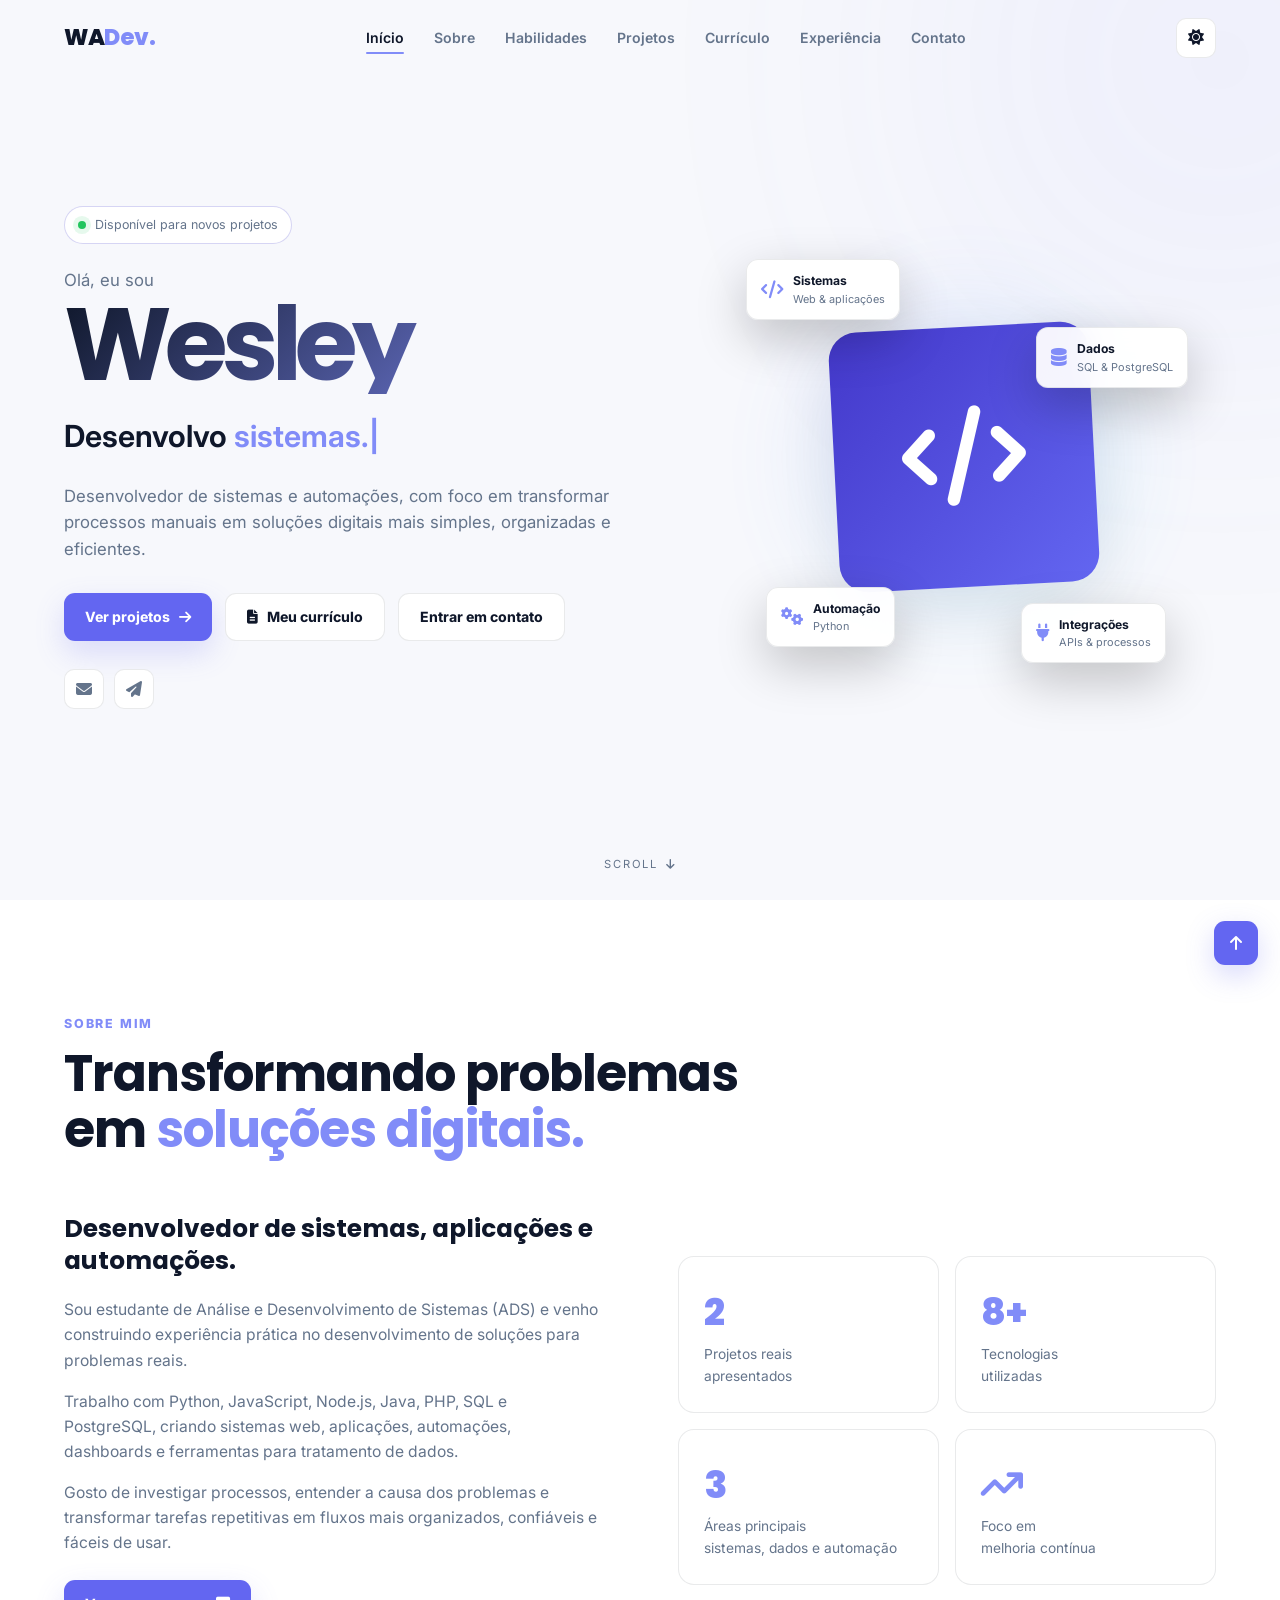
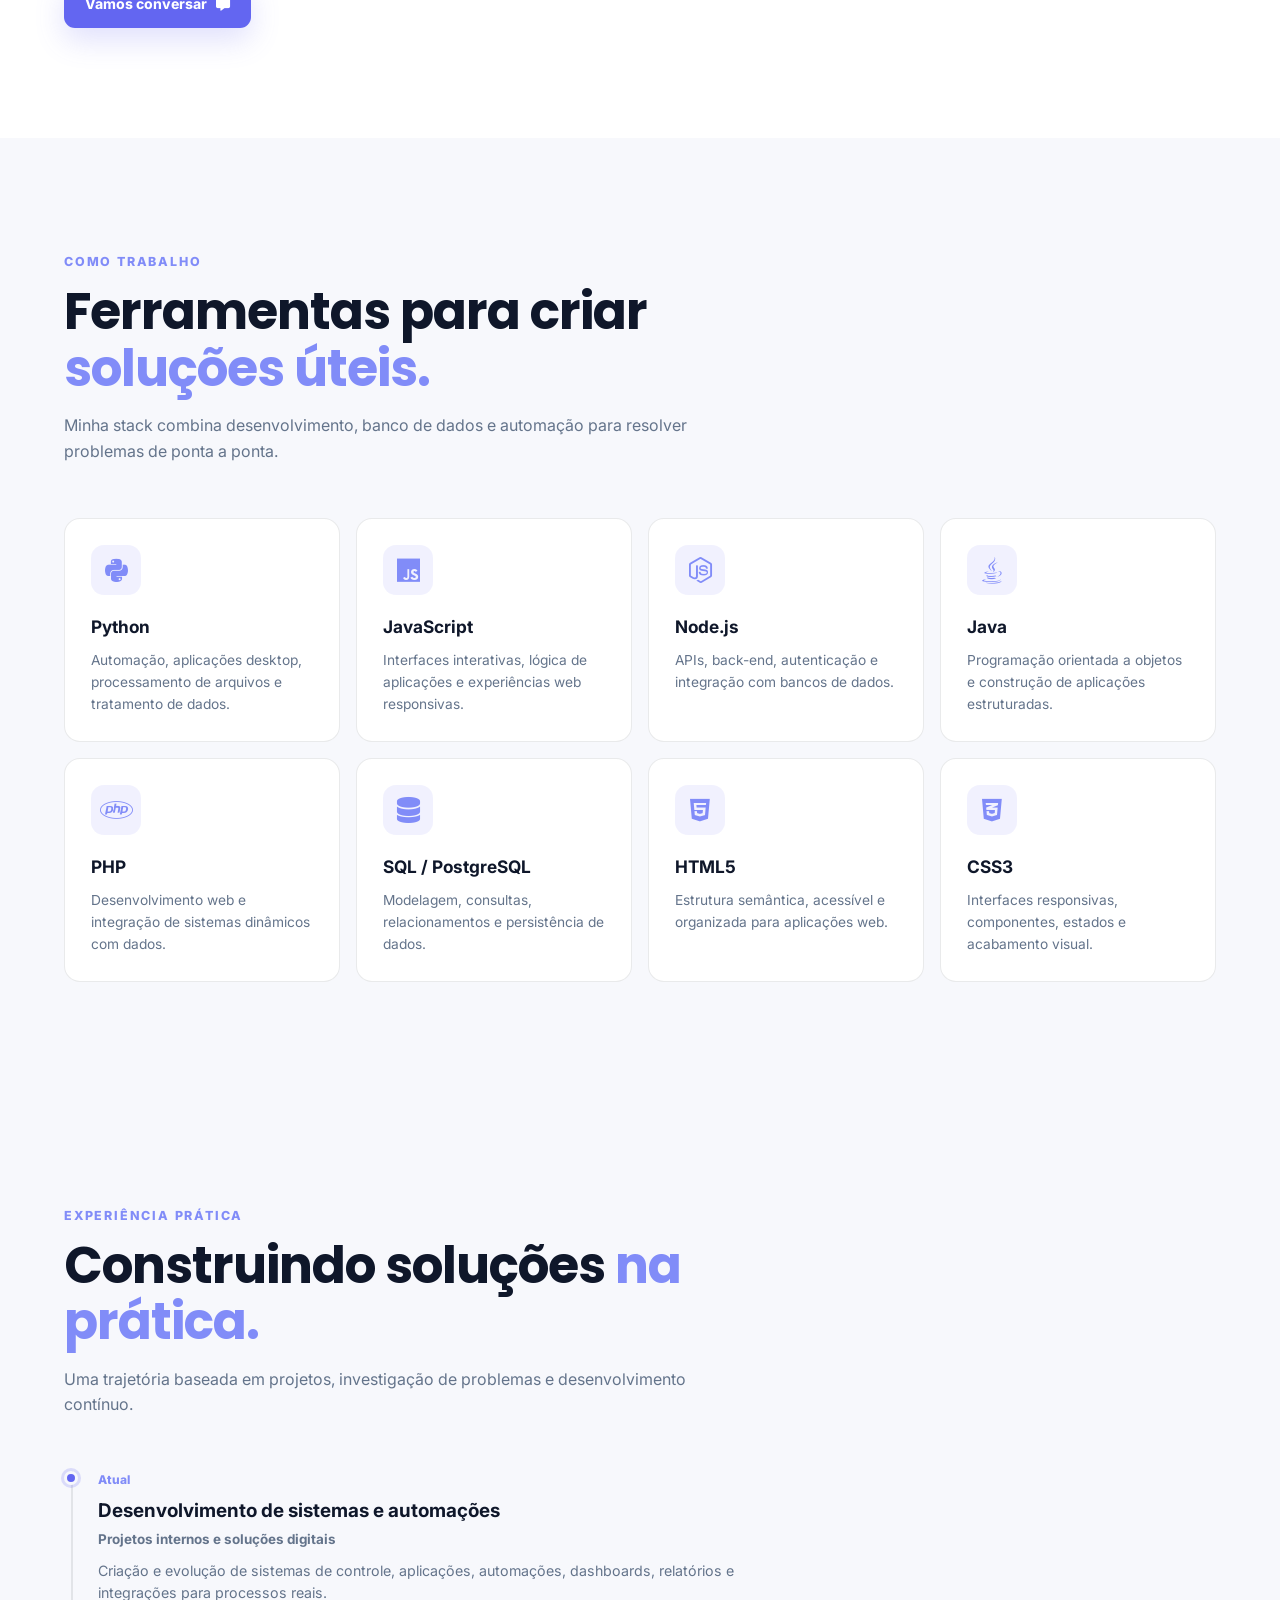
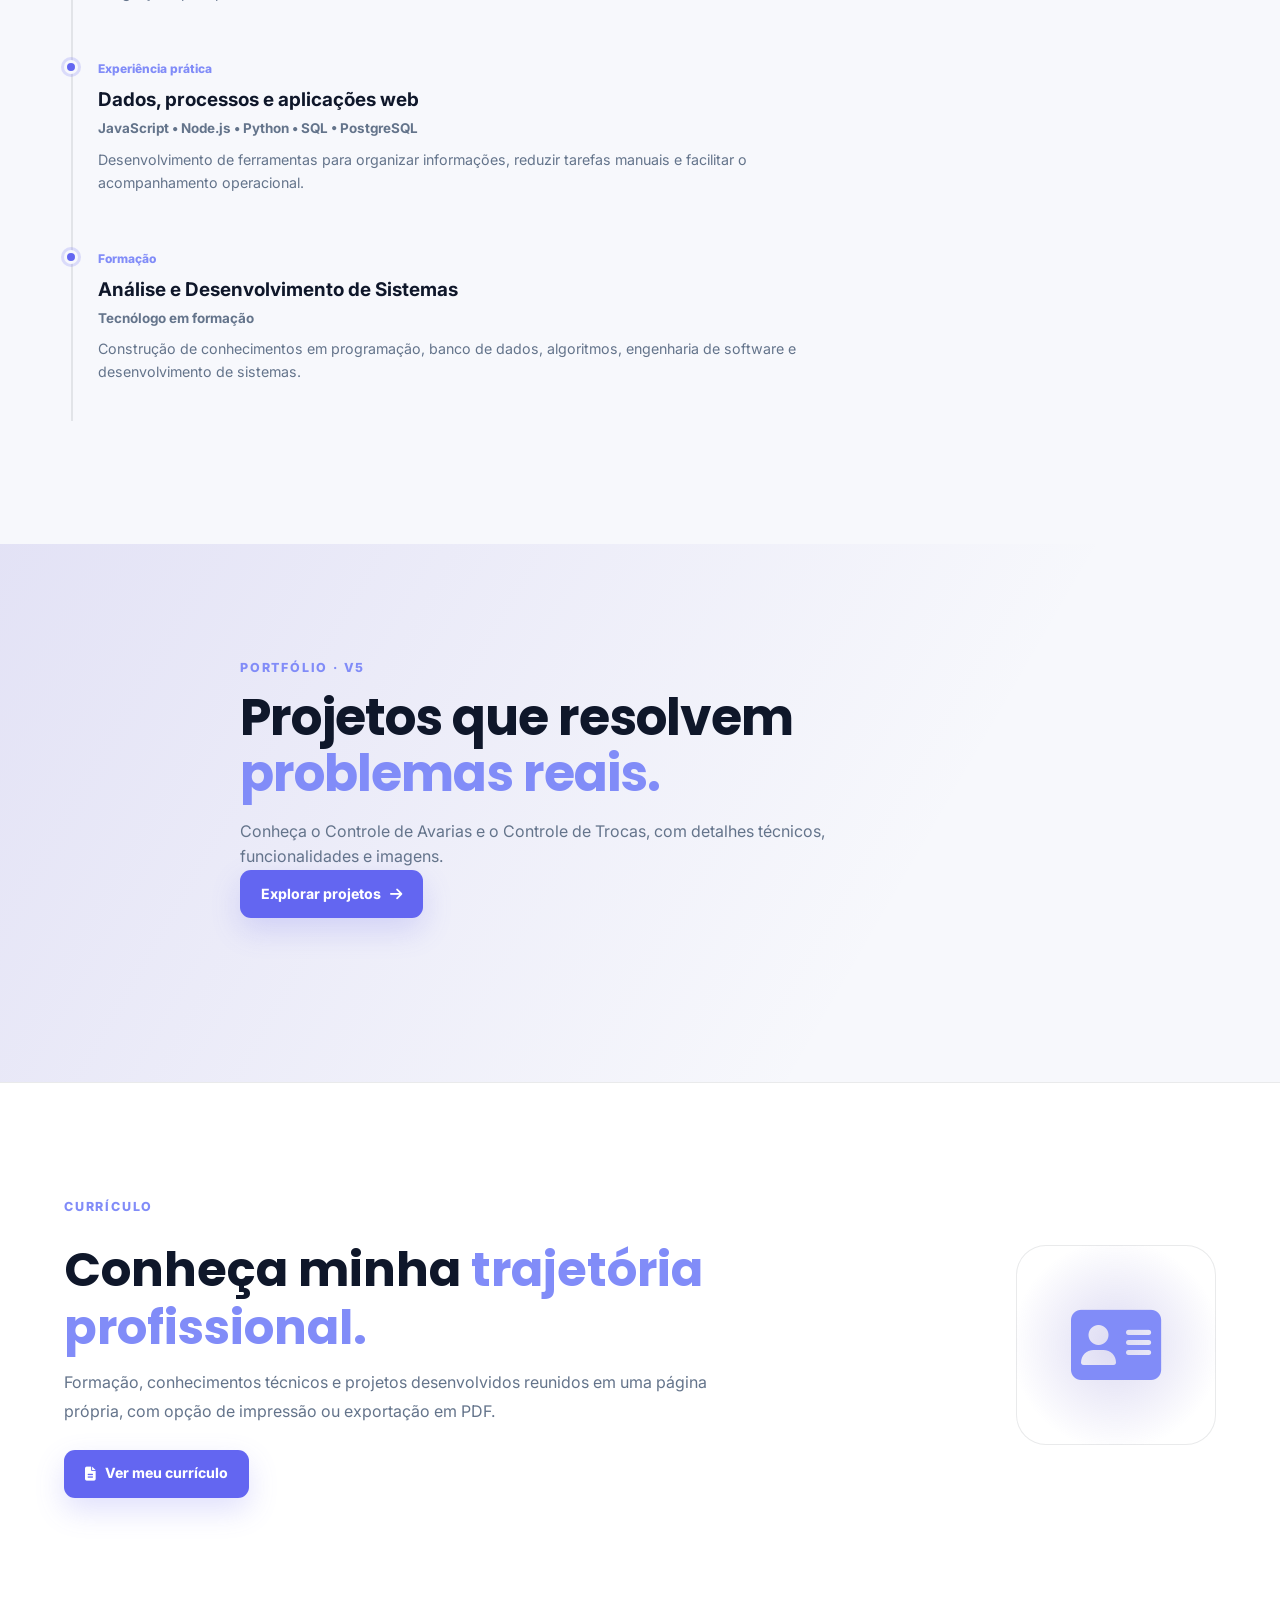
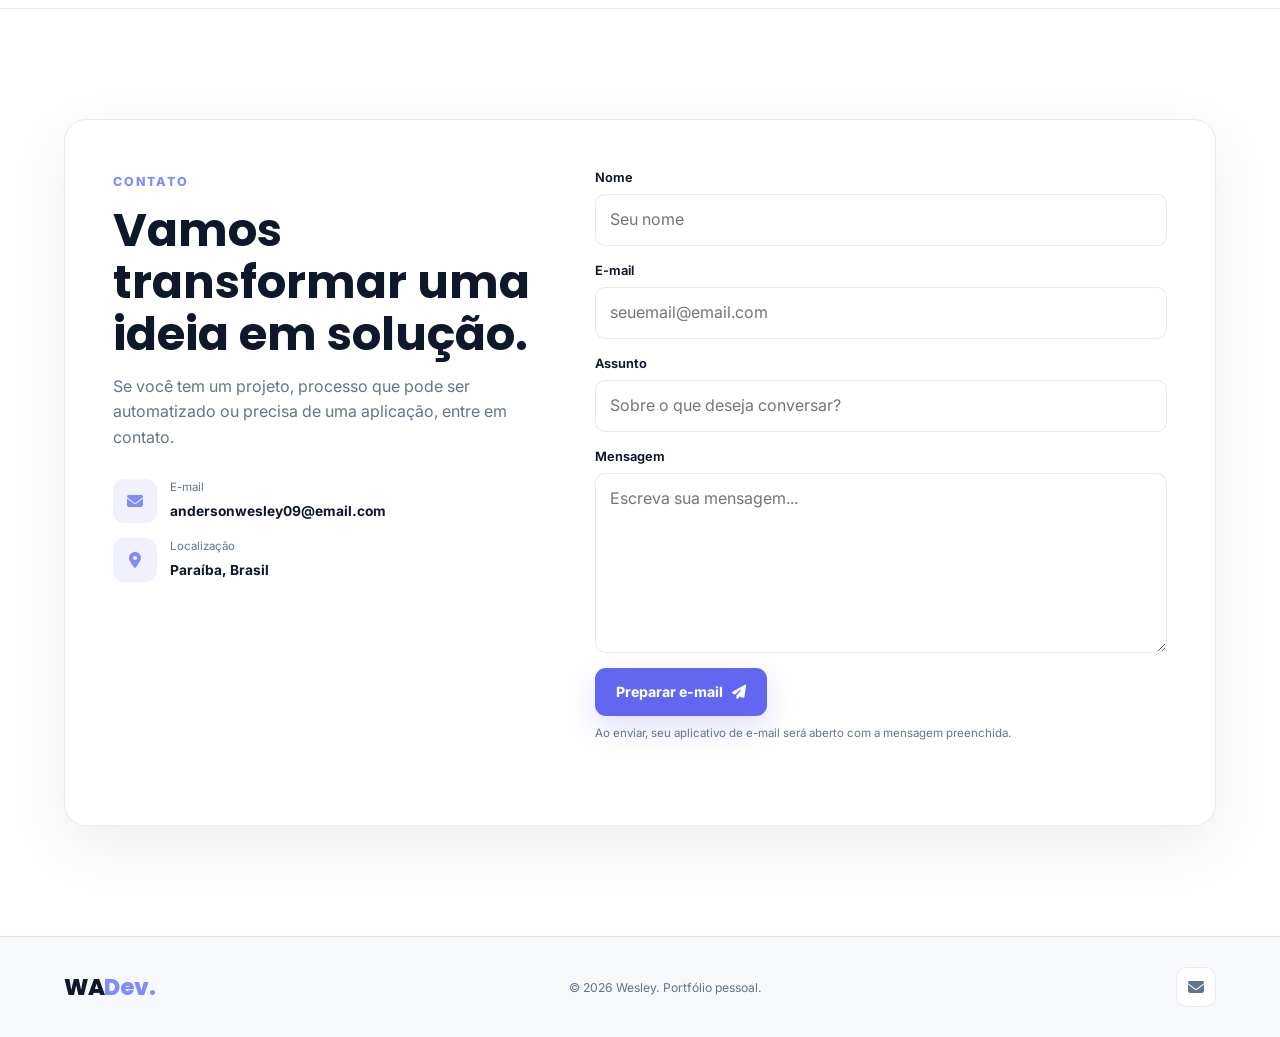
<file: index.html>
<!DOCTYPE html>
<html lang="pt-BR">
<head>
    <meta charset="UTF-8">
    <meta name="viewport" content="width=device-width, initial-scale=1.0">
    <meta name="description" content="Portfólio de Wesley, desenvolvedor de sistemas, automações e aplicações web.">
    <meta name="author" content="Wesley">
    <meta name="robots" content="index, follow">
    <meta name="theme-color" content="#080b14">
    <meta property="og:type" content="website">
    <meta property="og:title" content="Wesley | Desenvolvedor de Sistemas e Automações">
    <meta property="og:description" content="Projetos reais em sistemas, automações, dados e aplicações web.">
    <meta property="og:locale" content="pt_BR">
    <meta property="og:image" content="assets/social-preview.png">
<meta name="twitter:image" content="assets/social-preview.png">
<meta name="twitter:card" content="summary_large_image">
    <title>Wesley | Desenvolvedor de Sistemas e Automações</title>

    <link rel="preconnect" href="https://fonts.googleapis.com">
    <link rel="preconnect" href="https://fonts.gstatic.com" crossorigin>
    <link href="https://fonts.googleapis.com/css2?family=Inter:wght@400;500;600;700;800&family=Poppins:wght@600;700;800&display=swap" rel="stylesheet">
    <link rel="stylesheet" href="https://cdnjs.cloudflare.com/ajax/libs/font-awesome/6.5.2/css/all.min.css">
    <link rel="stylesheet" href="style.css">

    <script type="application/ld+json">
    {
      "@context":"https://schema.org",
      "@type":"Person",
      "name":"Wesley",
      "jobTitle":"Desenvolvedor de sistemas e automações",
      "email":"mailto:andersonwesley09@email.com",
      "address":{"@type":"PostalAddress","addressRegion":"PB","addressCountry":"BR"}
    }
    </script>
</head>
<body>
<a class="skip-link" href="#main-content">Pular para o conteúdo</a>
<header class="header" id="header">
    <nav class="navbar container" aria-label="Navegação principal">
        <a href="#home" class="logo" aria-label="Ir para o início">WA<span>Dev.</span></a>
        <ul class="nav-menu" id="nav-menu">
            <li><a href="#home" class="nav-link active">Início</a></li>
            <li><a href="#sobre" class="nav-link">Sobre</a></li>
            <li><a href="#habilidades" class="nav-link">Habilidades</a></li>
            <li><a href="projetos.html" class="nav-link">Projetos</a></li>
            <li><a href="curriculo.html" class="nav-link">Currículo</a></li>
            <li><a href="#experiencia" class="nav-link">Experiência</a></li>
            <li><a href="#contato" class="nav-link">Contato</a></li>
        </ul>
        <div class="header-actions">
            <button class="theme-button" id="theme-button" aria-label="Ativar tema claro" aria-pressed="false"><i class="fa-solid fa-moon"></i></button>
            <button class="menu-button" id="menu-button" aria-label="Abrir menu" aria-expanded="false" aria-controls="nav-menu"><i class="fa-solid fa-bars"></i></button>
        </div>
    </nav>
</header>

<main id="main-content">
<section class="home section" id="home">
    <div class="home-container container">
        <div class="home-content reveal">
            <span class="home-badge"><span class="status-dot"></span>Disponível para novos projetos</span>
            <p class="home-greeting">Olá, eu sou</p>
            <h1 class="home-title">Wesley</h1>
            <h2 class="home-subtitle">Desenvolvo <span id="typing"></span><span class="cursor" aria-hidden="true">|</span></h2>
            <p class="home-description">Desenvolvedor de sistemas e automações, com foco em transformar processos manuais em soluções digitais mais simples, organizadas e eficientes.</p>
            <div class="home-buttons">
                <a href="projetos.html" class="btn btn-primary">Ver projetos <i class="fa-solid fa-arrow-right"></i></a>
                <a href="curriculo.html" class="btn btn-outline"><i class="fa-solid fa-file-lines"></i> Meu currículo</a>
                <a href="#contato" class="btn btn-outline">Entrar em contato</a>
            </div>
            <div class="home-social" aria-label="Canais de contato">
                <a href="mailto:andersonwesley09@email.com" aria-label="Enviar e-mail"><i class="fa-solid fa-envelope"></i></a>
                <a href="#contato" aria-label="Ir para contato"><i class="fa-solid fa-paper-plane"></i></a>
            </div>
        </div>

        <div class="home-visual reveal" aria-label="Áreas de atuação">
            <div class="profile-card">
                <div class="profile-glow"></div>
                <div class="profile-image"><i class="fa-solid fa-code" aria-hidden="true"></i></div>
                <div class="floating-card card-code"><i class="fa-solid fa-code"></i><div><strong>Sistemas</strong><span>Web & aplicações</span></div></div>
                <div class="floating-card card-database"><i class="fa-solid fa-database"></i><div><strong>Dados</strong><span>SQL & PostgreSQL</span></div></div>
                <div class="floating-card card-automation"><i class="fa-solid fa-gears"></i><div><strong>Automação</strong><span>Python</span></div></div>
                <div class="floating-card card-api"><i class="fa-solid fa-plug"></i><div><strong>Integrações</strong><span>APIs & processos</span></div></div>
            </div>
        </div>
    </div>
    <a href="#sobre" class="scroll-down" aria-label="Rolar para a seção Sobre"><span>Scroll</span><i class="fa-solid fa-arrow-down"></i></a>
</section>

<section class="about section" id="sobre">
    <div class="container">
        <div class="section-heading reveal"><span class="section-tag">Sobre mim</span><h2>Transformando problemas em <span>soluções digitais.</span></h2></div>
        <div class="about-grid">
            <div class="about-content reveal">
                <h3>Desenvolvedor de sistemas, aplicações e automações.</h3>
                <p>Sou estudante de Análise e Desenvolvimento de Sistemas (ADS) e venho construindo experiência prática no desenvolvimento de soluções para problemas reais.</p>
                <p>Trabalho com Python, JavaScript, Node.js, Java, PHP, SQL e PostgreSQL, criando sistemas web, aplicações, automações, dashboards e ferramentas para tratamento de dados.</p>
                <p>Gosto de investigar processos, entender a causa dos problemas e transformar tarefas repetitivas em fluxos mais organizados, confiáveis e fáceis de usar.</p>
                <a href="#contato" class="btn btn-primary">Vamos conversar <i class="fa-solid fa-message"></i></a>
            </div>
            <div class="about-info reveal">
                <div class="info-card"><span class="info-number">2</span><span class="info-text">Projetos reais<br>apresentados</span></div>
                <div class="info-card"><span class="info-number">8+</span><span class="info-text">Tecnologias<br>utilizadas</span></div>
                <div class="info-card"><span class="info-number">3</span><span class="info-text">Áreas principais<br>sistemas, dados e automação</span></div>
                <div class="info-card"><span class="info-number"><i class="fa-solid fa-arrow-trend-up"></i></span><span class="info-text">Foco em<br>melhoria contínua</span></div>
            </div>
        </div>
    </div>
</section>

<section class="skills section" id="habilidades">
    <div class="container">
        <div class="section-heading reveal"><span class="section-tag">Como trabalho</span><h2>Ferramentas para criar <span>soluções úteis.</span></h2><p>Minha stack combina desenvolvimento, banco de dados e automação para resolver problemas de ponta a ponta.</p></div>
        <div class="skills-grid">
            <article class="skill-card reveal"><div class="skill-icon"><i class="fa-brands fa-python"></i></div><h3>Python</h3><p>Automação, aplicações desktop, processamento de arquivos e tratamento de dados.</p></article>
            <article class="skill-card reveal"><div class="skill-icon"><i class="fa-brands fa-js"></i></div><h3>JavaScript</h3><p>Interfaces interativas, lógica de aplicações e experiências web responsivas.</p></article>
            <article class="skill-card reveal"><div class="skill-icon"><i class="fa-brands fa-node-js"></i></div><h3>Node.js</h3><p>APIs, back-end, autenticação e integração com bancos de dados.</p></article>
            <article class="skill-card reveal"><div class="skill-icon"><i class="fa-brands fa-java"></i></div><h3>Java</h3><p>Programação orientada a objetos e construção de aplicações estruturadas.</p></article>
            <article class="skill-card reveal"><div class="skill-icon"><i class="fa-brands fa-php"></i></div><h3>PHP</h3><p>Desenvolvimento web e integração de sistemas dinâmicos com dados.</p></article>
            <article class="skill-card reveal"><div class="skill-icon"><i class="fa-solid fa-database"></i></div><h3>SQL / PostgreSQL</h3><p>Modelagem, consultas, relacionamentos e persistência de dados.</p></article>
            <article class="skill-card reveal"><div class="skill-icon"><i class="fa-brands fa-html5"></i></div><h3>HTML5</h3><p>Estrutura semântica, acessível e organizada para aplicações web.</p></article>
            <article class="skill-card reveal"><div class="skill-icon"><i class="fa-brands fa-css3-alt"></i></div><h3>CSS3</h3><p>Interfaces responsivas, componentes, estados e acabamento visual.</p></article>
        </div>
    </div>
</section>

<section class="experience section" id="experiencia">
    <div class="container">
        <div class="section-heading reveal"><span class="section-tag">Experiência prática</span><h2>Construindo soluções <span>na prática.</span></h2><p>Uma trajetória baseada em projetos, investigação de problemas e desenvolvimento contínuo.</p></div>
        <div class="timeline">
            <div class="timeline-item reveal"><div class="timeline-dot"></div><div class="timeline-content"><span class="timeline-date">Atual</span><h3>Desenvolvimento de sistemas e automações</h3><h4>Projetos internos e soluções digitais</h4><p>Criação e evolução de sistemas de controle, aplicações, automações, dashboards, relatórios e integrações para processos reais.</p></div></div>
            <div class="timeline-item reveal"><div class="timeline-dot"></div><div class="timeline-content"><span class="timeline-date">Experiência prática</span><h3>Dados, processos e aplicações web</h3><h4>JavaScript • Node.js • Python • SQL • PostgreSQL</h4><p>Desenvolvimento de ferramentas para organizar informações, reduzir tarefas manuais e facilitar o acompanhamento operacional.</p></div></div>
            <div class="timeline-item reveal"><div class="timeline-dot"></div><div class="timeline-content"><span class="timeline-date">Formação</span><h3>Análise e Desenvolvimento de Sistemas</h3><h4>Tecnólogo em formação</h4><p>Construção de conhecimentos em programação, banco de dados, algoritmos, engenharia de software e desenvolvimento de sistemas.</p></div></div>
        </div>
    </div>
</section>

<section class="section v5-promo"><div class="container"><div class="section-heading"><span class="section-tag">Portfólio · V5</span><h2>Projetos que resolvem <span>problemas reais.</span></h2><p>Conheça o Controle de Avarias e o Controle de Trocas, com detalhes técnicos, funcionalidades e imagens.</p><a class="btn btn-primary" href="projetos.html">Explorar projetos <i class="fa-solid fa-arrow-right"></i></a></div></div></section>
<section class="section resume-teaser" id="curriculo"><div class="container resume-teaser-grid"><div><span class="section-tag">Currículo</span><h2>Conheça minha <span>trajetória profissional.</span></h2><p>Formação, conhecimentos técnicos e projetos desenvolvidos reunidos em uma página própria, com opção de impressão ou exportação em PDF.</p><a href="curriculo.html" class="btn btn-primary"><i class="fa-solid fa-file-lines"></i> Ver meu currículo</a></div><div class="resume-teaser-icon" aria-hidden="true"><i class="fa-solid fa-address-card"></i></div></div></section>
<section class="contact section" id="contato">
    <div class="container">
        <div class="contact-container reveal">
            <div class="contact-content"><span class="section-tag">Contato</span><h2>Vamos transformar uma ideia em solução.</h2><p>Se você tem um projeto, processo que pode ser automatizado ou precisa de uma aplicação, entre em contato.</p><div class="contact-list"><a href="mailto:andersonwesley09@email.com" class="contact-item"><div class="contact-icon"><i class="fa-solid fa-envelope"></i></div><div><span>E-mail</span><strong>andersonwesley09@email.com</strong></div></a><div class="contact-item"><div class="contact-icon"><i class="fa-solid fa-location-dot"></i></div><div><span>Localização</span><strong>Paraíba, Brasil</strong></div></div></div></div>
            <form class="contact-form" id="contact-form" novalidate><div class="form-group"><label for="name">Nome</label><input type="text" id="name" autocomplete="name" placeholder="Seu nome" required></div><div class="form-group"><label for="email">E-mail</label><input type="email" id="email" autocomplete="email" placeholder="seuemail@email.com" required></div><div class="form-group"><label for="subject">Assunto</label><input type="text" id="subject" placeholder="Sobre o que deseja conversar?" required></div><div class="form-group"><label for="message">Mensagem</label><textarea id="message" rows="6" placeholder="Escreva sua mensagem..." required></textarea></div><button type="submit" class="btn btn-primary form-button">Preparar e-mail <i class="fa-solid fa-paper-plane"></i></button><p class="form-help">Ao enviar, seu aplicativo de e-mail será aberto com a mensagem preenchida.</p><p class="form-message" id="form-message" role="status" aria-live="polite"></p></form>
        </div>
    </div>
</section>
</main>

<footer class="footer"><div class="container footer-container"><a href="#home" class="logo">WA<span>Dev.</span></a><p>© <span id="year"></span> Wesley. Portfólio pessoal.</p><div class="footer-social"><a href="mailto:andersonwesley09@email.com" aria-label="Enviar e-mail"><i class="fa-solid fa-envelope"></i></a></div></div></footer>

<button class="scroll-top" id="scroll-top" aria-label="Voltar ao topo"><i class="fa-solid fa-arrow-up"></i></button>

<script src="script.js"></script>
</body>
</html>
</file>
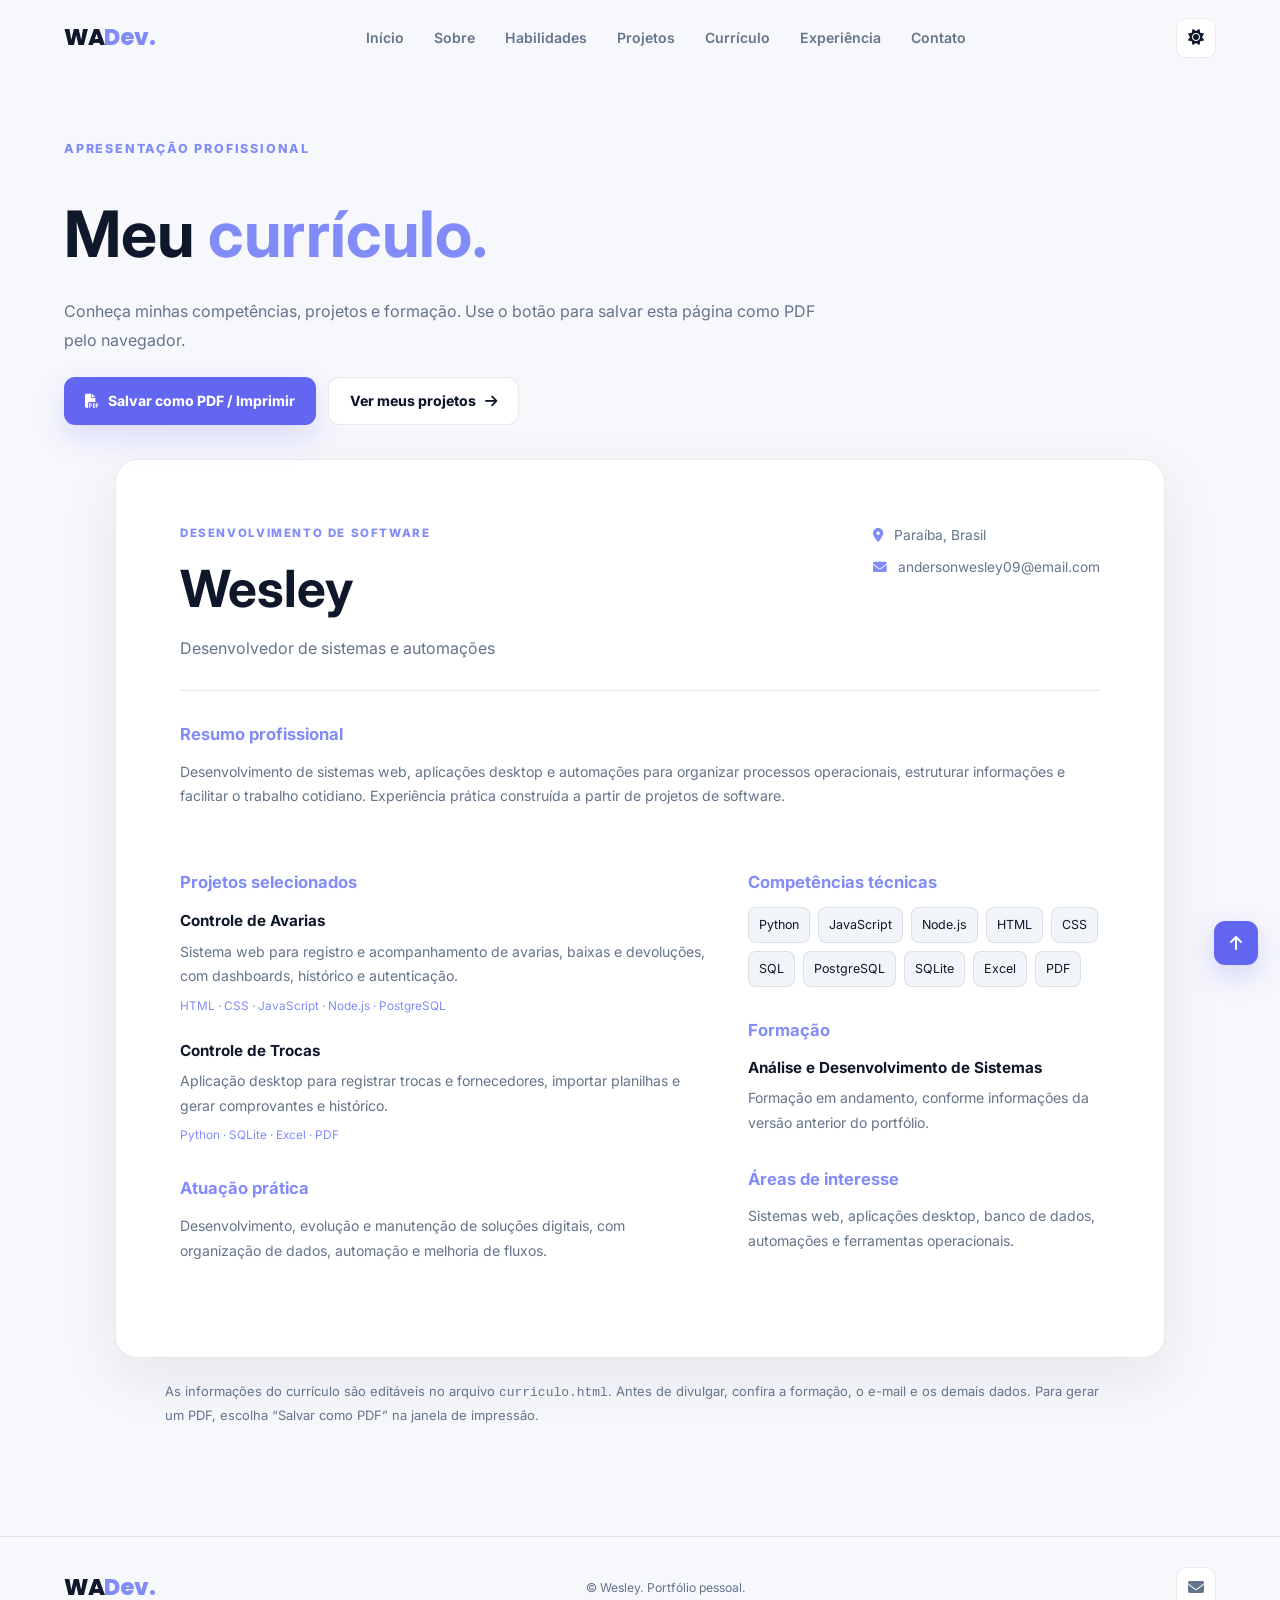
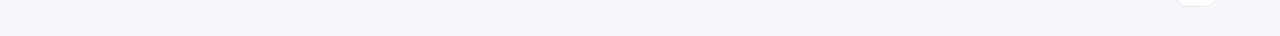
<file: curriculo.html>
<!DOCTYPE html>
<html lang="pt-BR"><head>
<meta charset="UTF-8"><meta name="viewport" content="width=device-width, initial-scale=1.0">
<meta name="description" content="Currículo de Wesley: desenvolvimento de sistemas, projetos e competências técnicas.">
<meta name="robots" content="index, follow"><meta name="theme-color" content="#080b14">
<meta property="og:type" content="profile"><meta property="og:title" content="Currículo | Wesley — Desenvolvedor">
<meta property="og:description" content="Formação, competências e projetos desenvolvidos.">
<meta property="og:image" content="assets/social-preview.png"><meta name="twitter:card" content="summary_large_image">
<title>Currículo | Wesley — Desenvolvedor</title>
<link rel="preconnect" href="https://fonts.googleapis.com"><link rel="preconnect" href="https://fonts.gstatic.com" crossorigin>
<link href="https://fonts.googleapis.com/css2?family=Inter:wght@400;500;600;700;800&family=Poppins:wght@600;700;800&display=swap" rel="stylesheet">
<link rel="stylesheet" href="https://cdnjs.cloudflare.com/ajax/libs/font-awesome/6.5.2/css/all.min.css"><link rel="stylesheet" href="style.css">
</head><body><a class="skip-link" href="#main-content">Pular para o conteúdo</a>
<header class="header" id="header"><nav class="navbar container" aria-label="Navegação principal">
<a href="index.html" class="logo" aria-label="Ir para o início">WA<span>Dev.</span></a>
<ul class="nav-menu" id="nav-menu"><li><a href="index.html#home" class="nav-link">Início</a></li><li><a href="index.html#sobre" class="nav-link">Sobre</a></li><li><a href="index.html#habilidades" class="nav-link">Habilidades</a></li><li><a href="projetos.html" class="nav-link">Projetos</a></li><li><a href="curriculo.html" class="nav-link active" aria-current="page">Currículo</a></li><li><a href="index.html#experiencia" class="nav-link">Experiência</a></li><li><a href="index.html#contato" class="nav-link">Contato</a></li></ul>
<div class="header-actions"><button class="theme-button" id="theme-button" aria-label="Ativar tema claro" aria-pressed="false"><i class="fa-solid fa-moon"></i></button><button class="menu-button" id="menu-button" aria-label="Abrir menu" aria-expanded="false" aria-controls="nav-menu"><i class="fa-solid fa-bars"></i></button></div>
</nav></header>
<main id="main-content" class="resume-page section"><div class="container">
<div class="resume-intro"><span class="section-tag">Apresentação profissional</span><h1>Meu <span>currículo.</span></h1><p>Conheça minhas competências, projetos e formação. Use o botão para salvar esta página como PDF pelo navegador.</p><div class="resume-actions"><button class="btn btn-primary" id="print-resume" type="button"><i class="fa-solid fa-file-pdf"></i> Salvar como PDF / Imprimir</button><a class="btn btn-outline" href="projetos.html">Ver meus projetos <i class="fa-solid fa-arrow-right"></i></a></div></div>
<article class="resume-sheet" id="resume-document" aria-label="Currículo de Wesley">
<div class="resume-top"><div><div class="resume-eyebrow">DESENVOLVIMENTO DE SOFTWARE</div><h2>Wesley</h2><p>Desenvolvedor de sistemas e automações</p></div><div class="resume-contact"><span><i class="fa-solid fa-location-dot" aria-hidden="true"></i> Paraíba, Brasil</span><a href="mailto:andersonwesley09@email.com"><i class="fa-solid fa-envelope" aria-hidden="true"></i> andersonwesley09@email.com</a></div></div>
<section class="resume-block"><h3>Resumo profissional</h3><p>Desenvolvimento de sistemas web, aplicações desktop e automações para organizar processos operacionais, estruturar informações e facilitar o trabalho cotidiano. Experiência prática construída a partir de projetos de software.</p></section>
<div class="resume-columns"><div><section class="resume-block"><h3>Projetos selecionados</h3><div class="resume-project"><h4>Controle de Avarias</h4><p>Sistema web para registro e acompanhamento de avarias, baixas e devoluções, com dashboards, histórico e autenticação.</p><small>HTML · CSS · JavaScript · Node.js · PostgreSQL</small></div><div class="resume-project"><h4>Controle de Trocas</h4><p>Aplicação desktop para registrar trocas e fornecedores, importar planilhas e gerar comprovantes e histórico.</p><small>Python · SQLite · Excel · PDF</small></div></section><section class="resume-block"><h3>Atuação prática</h3><p>Desenvolvimento, evolução e manutenção de soluções digitais, com organização de dados, automação e melhoria de fluxos.</p></section></div>
<div><section class="resume-block"><h3>Competências técnicas</h3><div class="resume-tags"><span>Python</span><span>JavaScript</span><span>Node.js</span><span>HTML</span><span>CSS</span><span>SQL</span><span>PostgreSQL</span><span>SQLite</span><span>Excel</span><span>PDF</span></div></section><section class="resume-block"><h3>Formação</h3><h4>Análise e Desenvolvimento de Sistemas</h4><p>Formação em andamento, conforme informações da versão anterior do portfólio.</p></section><section class="resume-block"><h3>Áreas de interesse</h3><p>Sistemas web, aplicações desktop, banco de dados, automações e ferramentas operacionais.</p></section></div></div>
</article><p class="resume-note">As informações do currículo são editáveis no arquivo <code>curriculo.html</code>. Antes de divulgar, confira a formação, o e-mail e os demais dados. Para gerar um PDF, escolha “Salvar como PDF” na janela de impressão.</p>
</div></main>
<footer class="footer"><div class="container footer-container"><a href="index.html" class="logo">WA<span>Dev.</span></a><p>© <span id="year"></span> Wesley. Portfólio pessoal.</p><div class="footer-social"><a href="mailto:andersonwesley09@email.com" aria-label="Enviar e-mail"><i class="fa-solid fa-envelope"></i></a></div></div></footer>
<button class="scroll-top" id="scroll-top" aria-label="Voltar ao topo"><i class="fa-solid fa-arrow-up"></i></button>
<script src="script.js"></script><script>document.getElementById('print-resume').addEventListener('click',()=>window.print());</script>
</body></html>
</file>
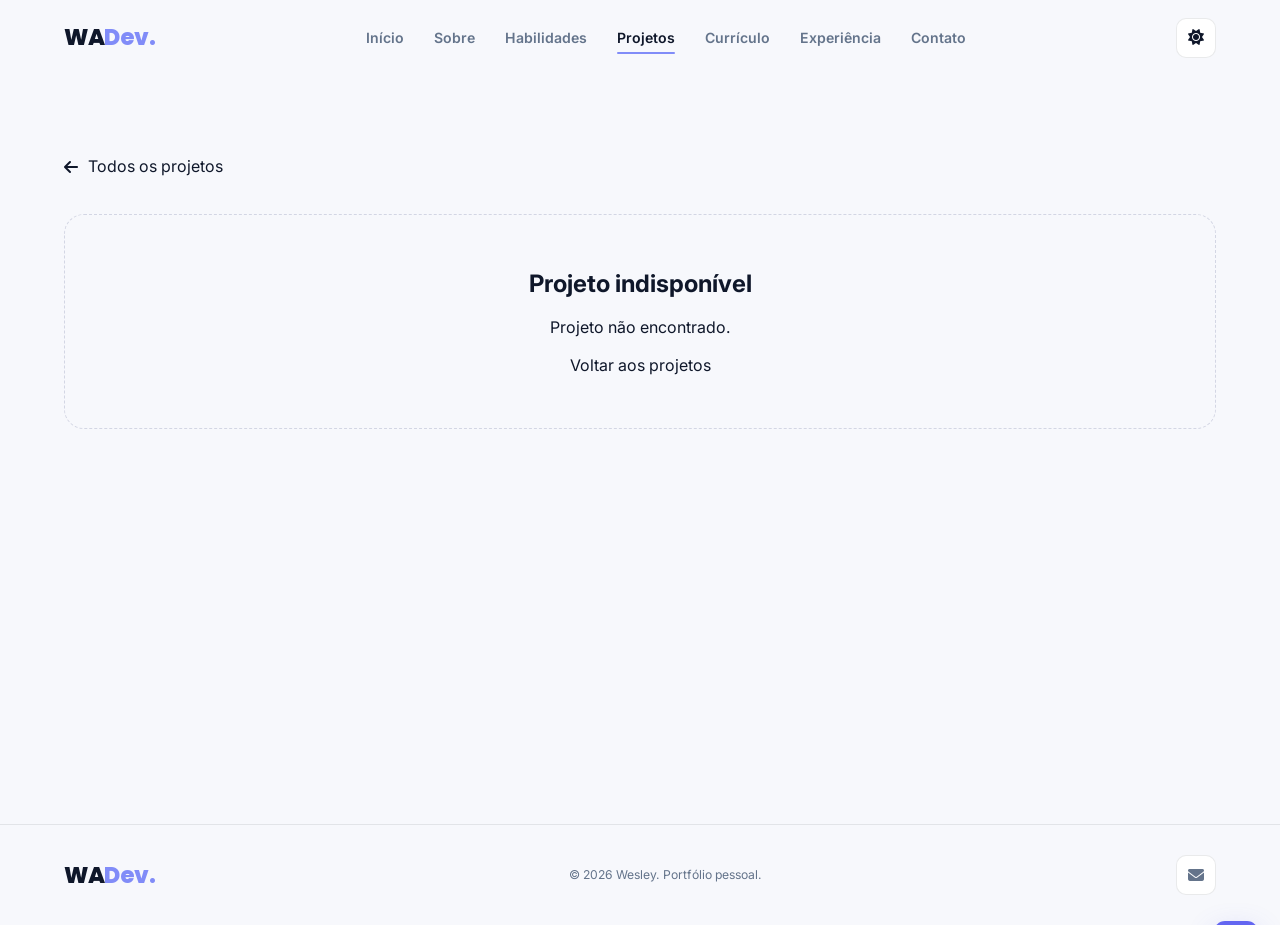
<file: projeto.html>
<!DOCTYPE html><html lang="pt-BR"><head>
<meta charset="UTF-8">
<meta name="viewport" content="width=device-width, initial-scale=1.0">
<meta name="description" content="Projetos de Wesley em sistemas, automações, aplicações web e dados.">
<meta name="author" content="Wesley">
<meta name="robots" content="index, follow">
<meta name="theme-color" content="#080b14">
<meta property="og:type" content="website">
<meta property="og:title" content="Projeto | Wesley — Desenvolvedor de Sistemas e Automações">
<meta property="og:description" content="Conheça detalhes, tecnologias e funcionalidades dos projetos de Wesley.">
<meta property="og:locale" content="pt_BR">
<meta property="og:image" content="assets/social-preview.png">
<meta name="twitter:image" content="assets/social-preview.png">
<meta name="twitter:card" content="summary_large_image">
<title>Projeto | Wesley — Desenvolvedor</title>
<link rel="preconnect" href="https://fonts.googleapis.com">
<link rel="preconnect" href="https://fonts.gstatic.com" crossorigin>
<link href="https://fonts.googleapis.com/css2?family=Inter:wght@400;500;600;700;800&family=Poppins:wght@600;700;800&display=swap" rel="stylesheet">
<link rel="stylesheet" href="https://cdnjs.cloudflare.com/ajax/libs/font-awesome/6.5.2/css/all.min.css">
<link rel="stylesheet" href="style.css">
</head><body>
<a class="skip-link" href="#main-content">Pular para o conteúdo</a><header class="header" id="header"><nav class="navbar container" aria-label="Navegação principal">
<a href="index.html" class="logo" aria-label="Ir para o início">WA<span>Dev.</span></a>
<ul class="nav-menu" id="nav-menu">
<li><a href="index.html#home" class="nav-link">Início</a></li>
<li><a href="index.html#sobre" class="nav-link">Sobre</a></li>
<li><a href="index.html#habilidades" class="nav-link">Habilidades</a></li>
<li><a href="projetos.html" class="nav-link active">Projetos</a></li>
            <li><a href="curriculo.html" class="nav-link">Currículo</a></li>
<li><a href="index.html#experiencia" class="nav-link">Experiência</a></li>
<li><a href="index.html#contato" class="nav-link">Contato</a></li>
</ul>
<div class="header-actions"><button class="theme-button" id="theme-button" aria-label="Ativar tema claro" aria-pressed="false"><i class="fa-solid fa-moon"></i></button><button class="menu-button" id="menu-button" aria-label="Abrir menu" aria-expanded="false" aria-controls="nav-menu"><i class="fa-solid fa-bars"></i></button></div>
</nav></header>
<main id="main-content"><section class="section projects-page"><div class="container"><a class="back-link" href="projetos.html"><i class="fa-solid fa-arrow-left"></i> Todos os projetos</a><div id="project-detail" aria-live="polite"><p>Carregando projeto...</p></div></div></section></main><footer class="footer"><div class="container footer-container"><a href="index.html" class="logo">WA<span>Dev.</span></a><p>© <span id="year"></span> Wesley. Portfólio pessoal.</p><div class="footer-social"><a href="mailto:andersonwesley09@email.com" aria-label="Enviar e-mail"><i class="fa-solid fa-envelope"></i></a></div></div></footer>
<button class="scroll-top" id="scroll-top" aria-label="Voltar ao topo"><i class="fa-solid fa-arrow-up"></i></button>
<script src="detail.js"></script></body></html>
</file>
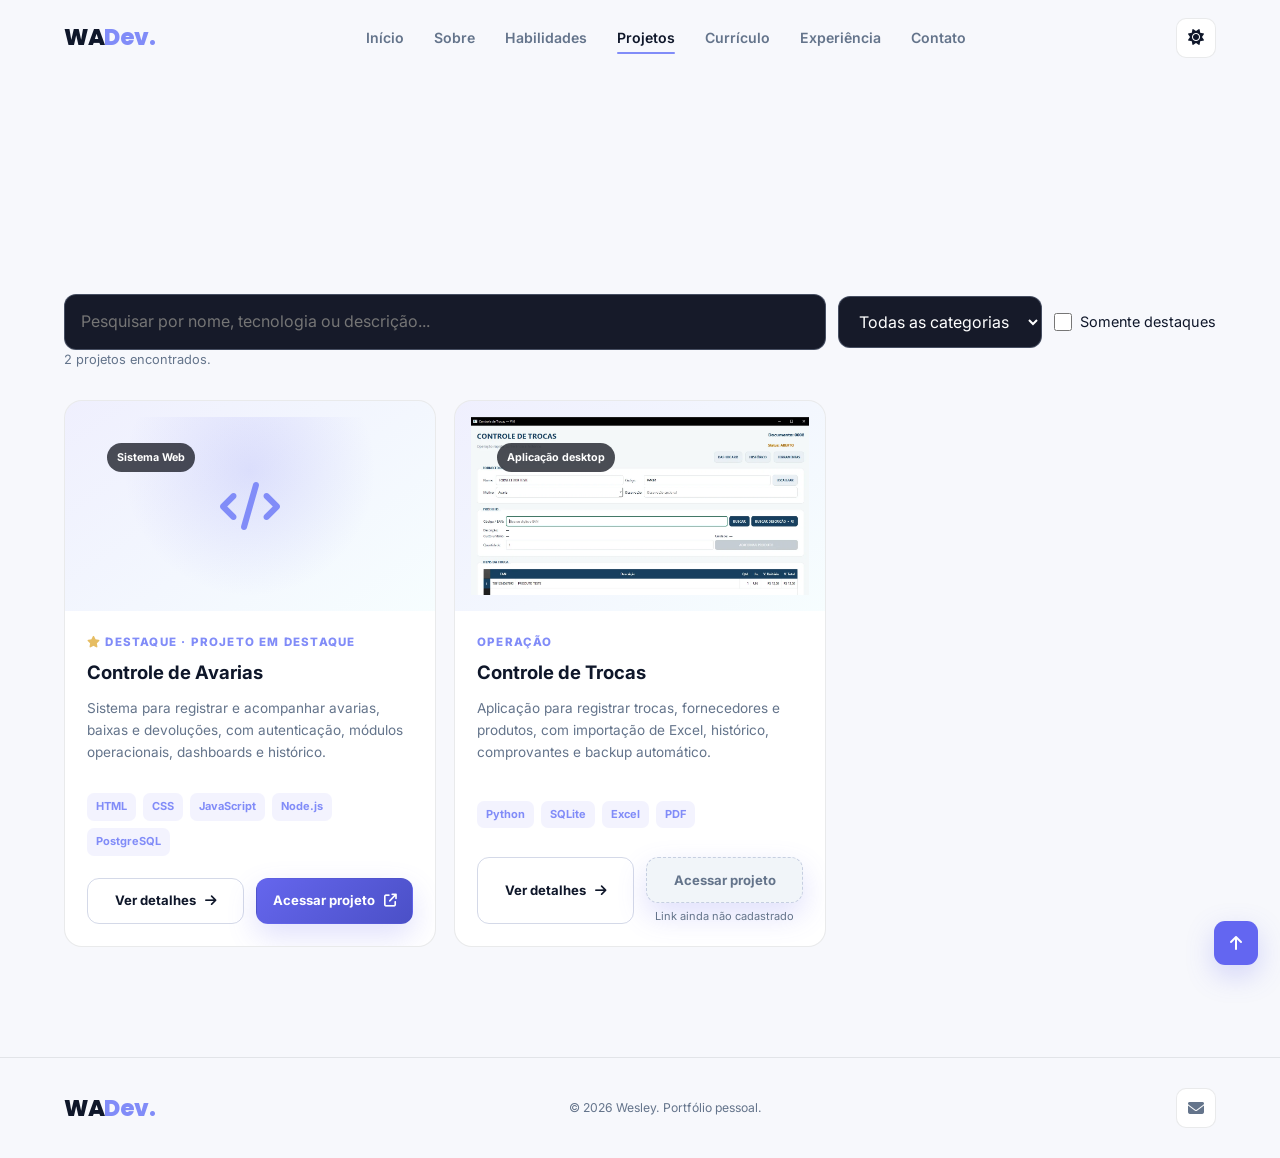
<file: projetos.html>
<!DOCTYPE html>
<html lang="pt-BR">
<head>
<meta charset="UTF-8">
<meta name="viewport" content="width=device-width, initial-scale=1.0">
<meta name="description" content="Projetos de Wesley em sistemas, automações, aplicações web e dados.">
<meta name="author" content="Wesley">
<meta name="robots" content="index, follow">
<meta name="theme-color" content="#080b14">
<meta property="og:type" content="website">
<meta property="og:title" content="Projetos | Wesley — Desenvolvedor de Sistemas e Automações">
<meta property="og:description" content="Conheça projetos e soluções desenvolvidos por Wesley.">
<meta property="og:locale" content="pt_BR">
<meta property="og:image" content="assets/social-preview.png">
<meta name="twitter:image" content="assets/social-preview.png">
<meta name="twitter:card" content="summary_large_image">
<title>Projetos | Wesley — Desenvolvedor</title>
<link rel="preconnect" href="https://fonts.googleapis.com">
<link rel="preconnect" href="https://fonts.gstatic.com" crossorigin>
<link href="https://fonts.googleapis.com/css2?family=Inter:wght@400;500;600;700;800&family=Poppins:wght@600;700;800&display=swap" rel="stylesheet">
<link rel="stylesheet" href="https://cdnjs.cloudflare.com/ajax/libs/font-awesome/6.5.2/css/all.min.css">
<link rel="stylesheet" href="style.css">
</head>
<body>
<a class="skip-link" href="#main-content">Pular para o conteúdo</a>
<header class="header" id="header"><nav class="navbar container" aria-label="Navegação principal">
<a href="index.html" class="logo" aria-label="Ir para o início">WA<span>Dev.</span></a>
<ul class="nav-menu" id="nav-menu">
<li><a href="index.html#home" class="nav-link">Início</a></li>
<li><a href="index.html#sobre" class="nav-link">Sobre</a></li>
<li><a href="index.html#habilidades" class="nav-link">Habilidades</a></li>
<li><a href="projetos.html" class="nav-link active">Projetos</a></li>
            <li><a href="curriculo.html" class="nav-link">Currículo</a></li>
<li><a href="index.html#experiencia" class="nav-link">Experiência</a></li>
<li><a href="index.html#contato" class="nav-link">Contato</a></li>
</ul>
<div class="header-actions"><button class="theme-button" id="theme-button" aria-label="Ativar tema claro" aria-pressed="false"><i class="fa-solid fa-moon"></i></button><button class="menu-button" id="menu-button" aria-label="Abrir menu" aria-expanded="false" aria-controls="nav-menu"><i class="fa-solid fa-bars"></i></button></div>
</nav></header>
<main id="main-content">
<section class="projects-page section" id="projetos">
<div class="container">
<div class="section-heading reveal"><span class="section-tag">Portfólio</span><h1>Projetos que mostram <span>o que eu faço.</span></h1><p>Conheça sistemas, automações e soluções desenvolvidos para resolver problemas reais.</p></div>
<div class="project-tools" role="search"><label class="visually-hidden" for="project-search">Pesquisar projetos</label><input id="project-search" type="search" placeholder="Pesquisar por nome, tecnologia ou descrição..."><label class="visually-hidden" for="project-filter">Categoria</label><select id="project-filter"><option value="">Todas as categorias</option></select><label class="featured-toggle"><input id="featured-only" type="checkbox"> Somente destaques</label></div><div id="projects-status" class="projects-status" role="status" aria-live="polite">Carregando projetos...</div>
<div class="projects-grid projects-grid-page" id="projects-grid"></div>
</div>
</section>
</main>
<footer class="footer"><div class="container footer-container"><a href="index.html" class="logo">WA<span>Dev.</span></a><p>© <span id="year"></span> Wesley. Portfólio pessoal.</p><div class="footer-social"><a href="mailto:andersonwesley09@email.com" aria-label="Enviar e-mail"><i class="fa-solid fa-envelope"></i></a></div></div></footer>
<button class="scroll-top" id="scroll-top" aria-label="Voltar ao topo"><i class="fa-solid fa-arrow-up"></i></button>
<script src="projects.js"></script>
</body></html>
</file>
<file: style.css>
:root {
    --primary:#6366f1; --primary-light:#818cf8; --primary-dark:#4338ca; --secondary:#22d3ee;
    --background:#080b14; --background-secondary:#0d111d; --card:#111827; --card-light:#182132;
    --text:#f8fafc; --text-secondary:#94a3b8; --border:rgba(255,255,255,.08);
    --success:#22c55e; --danger:#ef4444; --shadow:0 24px 70px rgba(0,0,0,.28); --transition:.28s ease; --header-height:76px;
}
body.light-theme { --background:#f7f8fc; --background-secondary:#fff; --card:#fff; --card-light:#f1f5f9; --text:#0f172a; --text-secondary:#64748b; --border:rgba(15,23,42,.09); --shadow:0 20px 60px rgba(15,23,42,.08); }
*{margin:0;padding:0;box-sizing:border-box}html{scroll-behavior:smooth}body{font-family:"Inter",sans-serif;background:var(--background);color:var(--text);line-height:1.6;transition:background var(--transition),color var(--transition)}body.menu-open,body.modal-open{overflow:hidden}a{text-decoration:none;color:inherit}ul{list-style:none}button,input,textarea{font:inherit}button{cursor:pointer;border:0}img{max-width:100%;display:block}.container{width:min(1160px,90%);margin-inline:auto}.section{padding:110px 0}.section-heading{max-width:760px;margin-bottom:54px}.section-tag{display:inline-block;margin-bottom:12px;color:var(--primary-light);font-size:.78rem;font-weight:800;text-transform:uppercase;letter-spacing:1.8px}.section-heading h2{font-family:"Poppins",sans-serif;font-size:clamp(2rem,4vw,3.15rem);line-height:1.12;margin-bottom:16px;letter-spacing:-1px}.section-heading h2 span{color:var(--primary-light)}.section-heading p{color:var(--text-secondary);font-size:1rem;max-width:680px}
.header{height:var(--header-height);position:fixed;top:0;left:0;width:100%;z-index:1000;display:flex;align-items:center;border-bottom:1px solid transparent;transition:background var(--transition),border-color var(--transition),box-shadow var(--transition)}.header.scrolled{background:rgba(8,11,20,.78);backdrop-filter:blur(18px);border-color:var(--border);box-shadow:0 8px 30px rgba(0,0,0,.12)}.light-theme .header.scrolled{background:rgba(255,255,255,.84)}.navbar{display:flex;align-items:center;justify-content:space-between}.logo{font-family:"Poppins",sans-serif;font-size:1.42rem;font-weight:800;letter-spacing:-.5px}.logo span{color:var(--primary-light)}.nav-menu{display:flex;align-items:center;gap:30px}.nav-link{position:relative;color:var(--text-secondary);font-size:.88rem;font-weight:600;transition:color var(--transition)}.nav-link:hover,.nav-link.active{color:var(--text)}.nav-link::after{content:"";position:absolute;left:0;bottom:-8px;width:0;height:2px;border-radius:9px;background:var(--primary-light);transition:width var(--transition)}.nav-link.active::after,.nav-link:hover::after{width:100%}.header-actions{display:flex;align-items:center;gap:10px}.theme-button,.menu-button{width:40px;height:40px;border-radius:10px;background:var(--card);color:var(--text);border:1px solid var(--border);transition:transform var(--transition),background var(--transition)}.theme-button:hover,.menu-button:hover{transform:translateY(-2px);background:var(--card-light)}.menu-button{display:none}
.home{position:relative;min-height:100vh;display:flex;align-items:center;padding-top:125px;overflow:hidden}.home::before{content:"";position:absolute;width:480px;height:480px;background:var(--primary);filter:blur(170px);opacity:.1;border-radius:50%;top:-180px;right:-180px;pointer-events:none}.home-container{display:grid;grid-template-columns:minmax(0,1.08fr) minmax(380px,.92fr);align-items:center;gap:55px}.home-content{position:relative;z-index:2}.home-badge{display:inline-flex;align-items:center;gap:9px;padding:8px 13px;border-radius:999px;border:1px solid var(--border);background:var(--card);color:var(--text-secondary);font-size:.78rem;margin-bottom:23px}.status-dot{width:8px;height:8px;border-radius:50%;background:var(--success);box-shadow:0 0 0 5px rgba(34,197,94,.11);animation:pulse 2.2s infinite}@keyframes pulse{50%{box-shadow:0 0 0 9px rgba(34,197,94,0)}}.home-greeting{color:var(--text-secondary);font-size:1.05rem}.home-title{font-family:"Poppins",sans-serif;font-size:clamp(3.8rem,8vw,6.5rem);line-height:.98;letter-spacing:-4px;margin:0 0 18px;background:linear-gradient(135deg,var(--text),var(--primary-light));-webkit-background-clip:text;-webkit-text-fill-color:transparent;background-clip:text}.home-subtitle{min-height:40px;font-size:clamp(1.25rem,3vw,1.9rem);font-weight:650;margin-bottom:22px}.home-subtitle #typing{color:var(--primary-light)}.cursor{color:var(--primary-light);animation:blink .8s infinite}@keyframes blink{50%{opacity:0}}.home-description{max-width:650px;color:var(--text-secondary);font-size:1.05rem;margin-bottom:30px}.home-buttons{display:flex;gap:13px;margin-bottom:28px}.btn{display:inline-flex;align-items:center;justify-content:center;gap:9px;min-height:48px;padding:0 21px;border-radius:11px;font-weight:750;font-size:.88rem;transition:transform var(--transition),box-shadow var(--transition),background var(--transition),border-color var(--transition)}.btn-primary{background:var(--primary);color:#fff;box-shadow:0 12px 30px rgba(99,102,241,.2)}.btn-primary:hover{transform:translateY(-2px);background:var(--primary-dark);box-shadow:0 16px 34px rgba(99,102,241,.28)}.btn-outline{border:1px solid var(--border);background:var(--card);color:var(--text)}.btn-outline:hover{transform:translateY(-2px);background:var(--card-light)}.home-social{display:flex;gap:10px}.home-social a,.footer-social a{width:40px;height:40px;display:grid;place-items:center;border:1px solid var(--border);border-radius:10px;background:var(--card);color:var(--text-secondary);transition:transform var(--transition),color var(--transition),border-color var(--transition)}.home-social a:hover,.footer-social a:hover{color:var(--primary-light);border-color:rgba(99,102,241,.4);transform:translateY(-3px)}
.home-visual{display:flex;justify-content:center}.profile-card{position:relative;width:440px;height:480px;display:grid;place-items:center}.profile-glow{position:absolute;width:280px;height:280px;border-radius:50%;background:linear-gradient(135deg,var(--primary),var(--secondary));filter:blur(55px);opacity:.16}.profile-image{position:relative;width:260px;height:260px;display:grid;place-items:center;border-radius:28px;font-size:6.2rem;color:#fff;background:linear-gradient(135deg,var(--primary-dark),var(--primary));box-shadow:var(--shadow);transform:rotate(-3deg);transition:transform .5s ease}.profile-card:hover .profile-image{transform:rotate(0) scale(1.02)}.floating-card{position:absolute;display:flex;align-items:center;gap:10px;padding:11px 14px;border-radius:12px;border:1px solid var(--border);background:rgba(17,24,39,.9);backdrop-filter:blur(14px);box-shadow:0 18px 50px rgba(0,0,0,.22);font-size:.76rem;animation:float 5s ease-in-out infinite;z-index:3}.light-theme .floating-card{background:rgba(255,255,255,.94)}.floating-card i{font-size:1.12rem;color:var(--primary-light)}.floating-card strong{display:block;font-size:.76rem}.floating-card span{display:block;color:var(--text-secondary);font-size:.68rem}.card-code{top:42px;left:2px}.card-database{right:-4px;top:110px;animation-delay:1s}.card-automation{left:22px;bottom:50px;animation-delay:2s}.card-api{right:18px;bottom:34px;animation-delay:3s}@keyframes float{50%{transform:translateY(-8px)}}.scroll-down{position:absolute;bottom:26px;left:50%;transform:translateX(-50%);display:flex;align-items:center;gap:8px;color:var(--text-secondary);font-size:.7rem;text-transform:uppercase;letter-spacing:1.8px}
.about{background:var(--background-secondary)}.about-grid{display:grid;grid-template-columns:1fr 1fr;gap:75px;align-items:center}.about-content h3{font-family:"Poppins",sans-serif;font-size:1.55rem;line-height:1.3;margin-bottom:20px}.about-content p{color:var(--text-secondary);margin-bottom:16px;font-size:.98rem}.about-content .btn{margin-top:9px}.about-info{display:grid;grid-template-columns:repeat(2,1fr);gap:16px}.info-card{min-height:155px;padding:25px;border-radius:16px;border:1px solid var(--border);background:var(--card);display:flex;flex-direction:column;justify-content:center;transition:transform var(--transition),border-color var(--transition)}.info-card:hover{transform:translateY(-5px);border-color:rgba(99,102,241,.35)}.info-number{font-family:"Poppins",sans-serif;font-size:2.35rem;font-weight:800;color:var(--primary-light)}.info-text{color:var(--text-secondary);font-size:.86rem}
.skills-grid{display:grid;grid-template-columns:repeat(4,1fr);gap:16px}.skill-card{padding:26px;border-radius:16px;border:1px solid var(--border);background:var(--card);transition:transform var(--transition),border-color var(--transition),box-shadow var(--transition)}.skill-card:hover{transform:translateY(-5px);border-color:rgba(99,102,241,.35);box-shadow:var(--shadow)}.skill-icon{width:50px;height:50px;display:grid;place-items:center;border-radius:13px;margin-bottom:18px;font-size:1.65rem;color:var(--primary-light);background:rgba(99,102,241,.09)}.skill-card h3{font-size:1.08rem;margin-bottom:8px}.skill-card p{color:var(--text-secondary);font-size:.86rem}
.projects{background:var(--background-secondary)}.project-feature{display:grid;grid-template-columns:1.05fr .95fr;border:1px solid var(--border);border-radius:22px;overflow:hidden;background:var(--card);margin-bottom:24px;box-shadow:var(--shadow)}.project-feature-visual{position:relative;min-height:400px;padding:24px;background:linear-gradient(145deg,rgba(99,102,241,.12),rgba(34,211,238,.05))}.browser-bar{height:28px;border:1px solid var(--border);border-radius:9px 9px 0 0;background:rgba(255,255,255,.04);display:flex;align-items:center;gap:6px;padding:0 10px}.browser-bar span{width:6px;height:6px;border-radius:50%;background:var(--text-secondary);opacity:.55}.mock-dashboard{height:300px;margin:0 auto;width:min(88%,470px);display:flex;border:1px solid var(--border);border-top:0;border-radius:0 0 13px 13px;background:rgba(8,11,20,.72);overflow:hidden;box-shadow:0 20px 50px rgba(0,0,0,.2)}.light-theme .mock-dashboard{background:#f8fafc}.mock-sidebar{width:25%;background:rgba(255,255,255,.035);border-right:1px solid var(--border)}.mock-main{flex:1;padding:20px}.mock-title{height:15px;width:45%;border-radius:5px;background:var(--primary-light);opacity:.7;margin-bottom:18px}.mock-cards{display:grid;grid-template-columns:repeat(3,1fr);gap:9px}.mock-cards span{height:50px;border-radius:8px;background:var(--card-light);border:1px solid var(--border)}.mock-chart{height:145px;margin-top:14px;border-radius:10px;border:1px solid var(--border);background:linear-gradient(160deg,rgba(99,102,241,.14),transparent)}.project-type{position:absolute;top:42px;left:42px;padding:6px 10px;border-radius:999px;background:rgba(8,11,20,.72);backdrop-filter:blur(8px);color:#fff;font-size:.67rem;font-weight:700}.project-feature-content{padding:42px}.project-kicker{display:block;color:var(--primary-light);font-size:.72rem;font-weight:800;text-transform:uppercase;letter-spacing:1.2px;margin-bottom:7px}.project-feature-content h3{font-family:"Poppins",sans-serif;font-size:2rem;line-height:1.15;margin-bottom:13px}.project-feature-content>p{color:var(--text-secondary);font-size:.95rem;margin-bottom:20px}.project-points{display:grid;gap:9px;margin-bottom:22px}.project-points li{display:flex;gap:9px;align-items:center;font-size:.86rem}.project-points i{color:var(--success);font-size:.72rem}.project-tech{display:flex;flex-wrap:wrap;gap:7px}.project-tech span{padding:5px 9px;border-radius:7px;background:rgba(99,102,241,.08);color:var(--primary-light);font-size:.69rem;font-weight:700}.project-detail-btn{margin-top:22px;background:transparent;color:var(--primary-light);font-weight:750;font-size:.82rem;display:inline-flex;align-items:center;gap:8px}.project-detail-btn:hover{color:var(--text)}.projects-grid{display:grid;grid-template-columns:repeat(3,1fr);gap:18px}.project-card{overflow:hidden;border-radius:18px;border:1px solid var(--border);background:var(--card);transition:transform var(--transition),box-shadow var(--transition),border-color var(--transition)}.project-card:hover{transform:translateY(-6px);box-shadow:var(--shadow);border-color:rgba(99,102,241,.28)}.project-image{position:relative;height:210px;padding:16px;overflow:hidden;background:linear-gradient(145deg,rgba(99,102,241,.1),rgba(34,211,238,.04))}.project-image .browser-bar{height:22px}.mock-form{width:84%;height:145px;margin:0 auto;border:1px solid var(--border);border-top:0;padding:16px;background:rgba(8,11,20,.55);display:grid;grid-template-columns:1fr 1fr;gap:9px}.light-theme .mock-form{background:#f8fafc}.mock-form>div{height:22px;border-radius:5px;background:var(--card-light);border:1px solid var(--border)}.mock-form .mock-table{grid-column:1/-1;height:55px}.mock-modules{width:88%;margin:28px auto 0;display:grid;grid-template-columns:1fr 1fr;gap:10px}.mock-modules span{padding:18px 8px;text-align:center;border:1px solid var(--border);border-radius:9px;background:rgba(99,102,241,.08);font-size:.58rem;font-weight:800;color:var(--primary-light)}.mock-pdf{width:100px;height:145px;margin:20px auto 0;border:1px solid var(--border);border-radius:5px;background:var(--card);padding:13px;box-shadow:0 12px 35px rgba(0,0,0,.18)}.mock-pdf span{display:block;color:var(--primary-light);font-weight:800;font-size:1rem;margin-bottom:10px}.mock-pdf div{height:6px;border-radius:3px;background:var(--card-light);margin:8px 0}.project-content{padding:22px}.project-header{display:flex;align-items:center;justify-content:space-between;gap:10px;margin-bottom:10px}.project-header h3{font-size:1.16rem}.icon-button{width:36px;height:36px;display:grid;place-items:center;border-radius:9px;background:var(--card-light);color:var(--text-secondary);transition:background var(--transition),color var(--transition)}.icon-button:hover{background:var(--primary);color:#fff}.project-content>p{color:var(--text-secondary);font-size:.85rem;margin-bottom:16px}.project-content .project-tech{margin-top:0}
.experience .section-heading{margin-bottom:48px}.timeline{position:relative;max-width:820px;padding-left:34px}.timeline::before{content:"";position:absolute;left:7px;top:5px;width:2px;height:calc(100% - 18px);background:var(--border)}.timeline-item{position:relative;padding-bottom:50px}.timeline-dot{position:absolute;left:-34px;top:5px;width:14px;height:14px;border-radius:50%;background:var(--primary);border:3px solid var(--background);box-shadow:0 0 0 3px rgba(99,102,241,.2)}.timeline-date{display:inline-block;margin-bottom:7px;color:var(--primary-light);font-size:.75rem;font-weight:800}.timeline-content h3{font-size:1.18rem;margin-bottom:3px}.timeline-content h4{color:var(--text-secondary);font-size:.84rem;margin-bottom:9px}.timeline-content p{max-width:700px;color:var(--text-secondary);font-size:.89rem}
.contact{background:var(--background-secondary)}.contact-container{padding:48px;border:1px solid var(--border);border-radius:22px;background:var(--card);display:grid;grid-template-columns:.85fr 1.15fr;gap:60px;box-shadow:var(--shadow)}.contact-content h2{font-family:"Poppins",sans-serif;font-size:clamp(2rem,4vw,2.9rem);line-height:1.12;margin-bottom:14px}.contact-content>p{color:var(--text-secondary);margin-bottom:28px}.contact-list{display:flex;flex-direction:column;gap:14px}.contact-item{display:flex;align-items:center;gap:13px}.contact-icon{width:44px;height:44px;flex-shrink:0;display:grid;place-items:center;border-radius:11px;color:var(--primary-light);background:rgba(99,102,241,.09)}.contact-item span{display:block;color:var(--text-secondary);font-size:.72rem;margin-bottom:1px}.contact-item strong{font-size:.86rem}.contact-form{display:flex;flex-direction:column;gap:15px}.form-group{display:flex;flex-direction:column;gap:6px}.form-group label{font-size:.8rem;font-weight:650}.form-group input,.form-group textarea{width:100%;padding:12px 14px;outline:none;border-radius:10px;border:1px solid var(--border);background:var(--background-secondary);color:var(--text);transition:border-color var(--transition),box-shadow var(--transition)}.form-group textarea{resize:vertical;min-height:135px}.form-group input:focus,.form-group textarea:focus{border-color:var(--primary);box-shadow:0 0 0 3px rgba(99,102,241,.11)}.form-button{align-self:flex-start}.form-help{color:var(--text-secondary);font-size:.72rem;margin-top:-7px}.form-message{min-height:20px;font-size:.8rem}.form-message.success{color:var(--success)}.form-message.error{color:var(--danger)}
.footer{padding:30px 0;border-top:1px solid var(--border)}.footer-container{display:flex;align-items:center;justify-content:space-between;gap:20px}.footer-container p{color:var(--text-secondary);font-size:.76rem;text-align:center}.footer-social{display:flex;gap:8px}.scroll-top{position:fixed;right:22px;bottom:-65px;width:44px;height:44px;z-index:800;display:grid;place-items:center;border-radius:11px;background:var(--primary);color:#fff;box-shadow:0 10px 28px rgba(99,102,241,.25);transition:bottom .35s ease,transform var(--transition)}.scroll-top.show{bottom:22px}.scroll-top:hover{transform:translateY(-3px)}
.modal{position:fixed;inset:0;z-index:2000;display:grid;place-items:center;padding:20px;opacity:0;visibility:hidden;transition:opacity .25s ease,visibility .25s ease}.modal.open{opacity:1;visibility:visible}.modal-backdrop{position:absolute;inset:0;background:rgba(2,6,23,.72);backdrop-filter:blur(7px)}.modal-panel{position:relative;width:min(720px,100%);max-height:min(700px,90vh);overflow:auto;padding:38px;border-radius:20px;border:1px solid var(--border);background:var(--card);box-shadow:0 30px 100px rgba(0,0,0,.4);transform:translateY(15px);transition:transform .25s ease}.modal.open .modal-panel{transform:translateY(0)}.modal-close{position:absolute;right:16px;top:16px;width:36px;height:36px;border-radius:9px;background:var(--card-light);color:var(--text-secondary)}.modal-close:hover{color:var(--text);background:var(--border)}.modal-panel h2{font-family:"Poppins",sans-serif;font-size:2rem;margin-bottom:12px}.modal-panel>p{color:var(--text-secondary);margin-bottom:24px}.modal-columns{display:grid;grid-template-columns:1.1fr .9fr;gap:30px}.modal-columns h3{font-size:.88rem;margin-bottom:12px}.modal-columns ul{display:grid;gap:9px}.modal-columns li{display:flex;gap:8px;color:var(--text-secondary);font-size:.84rem}.modal-columns li i{color:var(--success);margin-top:4px;font-size:.7rem}
.reveal{opacity:0;transform:translateY(24px);transition:opacity .65s ease,transform .65s ease}.reveal.visible{opacity:1;transform:translateY(0)}
@media (prefers-reduced-motion:reduce){html{scroll-behavior:auto}.reveal{opacity:1;transform:none;transition:none}.floating-card,.status-dot,.cursor{animation:none}.profile-image{transition:none}}
@media (max-width:1100px){.skills-grid{grid-template-columns:repeat(2,1fr)}.home-container{grid-template-columns:1fr}.home-content{text-align:center}.home-description{margin-inline:auto}.home-buttons,.home-social{justify-content:center}.home-visual{order:-1}.profile-card{transform:scale(.86)}.about-grid{grid-template-columns:1fr;gap:50px}.project-feature{grid-template-columns:1fr}.projects-grid{grid-template-columns:1fr 1fr}.contact-container{grid-template-columns:1fr;gap:45px}}
@media (max-width:950px){.menu-button{display:block}.nav-menu{position:fixed;top:var(--header-height);right:-100%;width:min(330px,85%);height:calc(100vh - var(--header-height));display:flex;flex-direction:column;align-items:flex-start;padding:38px 28px;background:var(--background-secondary);border-left:1px solid var(--border);transition:right .35s ease}.nav-menu.open{right:0}.nav-link{font-size:1rem}.scroll-down{display:none}}
@media (max-width:650px){.container{width:min(92%,1160px)}.section{padding:82px 0}.section-heading{margin-bottom:38px}.home{padding-top:105px}.home-title{letter-spacing:-2px}.home-buttons{flex-direction:column}.home-buttons .btn{width:100%}.profile-card{width:100%;height:350px;transform:scale(.72)}.about-info{grid-template-columns:1fr 1fr}.info-card{padding:19px;min-height:135px}.info-number{font-size:1.9rem}.skills-grid,.projects-grid{grid-template-columns:1fr}.project-feature-visual{min-height:290px}.mock-dashboard{height:215px}.project-feature-content{padding:28px 23px}.project-feature-content h3{font-size:1.65rem}.project-image{height:205px}.contact-container{padding:28px 21px}.footer-container{flex-direction:column}.modal-panel{padding:30px 22px}.modal-columns{grid-template-columns:1fr;gap:22px}}
@media (max-width:460px){.about-info{grid-template-columns:1fr}.profile-card{transform:scale(.65)}.home-badge{font-size:.72rem}}

.project-visual-trocas img{width:100%;height:100%;object-fit:cover;object-position:center top;filter:saturate(.92);transition:transform .45s ease}.project-card:hover .project-visual-trocas img{transform:scale(1.025)}

/* V4 — página de projetos gerenciada por conteúdo */
.projects-page{min-height:calc(100vh - var(--header-height));padding-top:140px}.projects-page .section-heading{max-width:820px}.projects-grid-page{grid-template-columns:repeat(3,1fr);margin-top:30px}.projects-status{color:var(--text-secondary);font-size:.8rem;margin:-18px 0 20px}.projects-status.error{color:var(--danger)}.project-placeholder{height:100%;min-height:175px;display:grid;place-items:center;color:var(--primary-light);font-size:3rem;background:radial-gradient(circle at 50% 30%,rgba(99,102,241,.16),transparent 60%)}.project-image img{width:100%;height:100%;object-fit:cover;object-position:center top}.projects-page .project-card h2{font-size:1.16rem}.projects-page .project-detail-btn{border:0;cursor:pointer}.projects-page .project-card{height:100%}
@media (max-width:1100px){.projects-grid-page{grid-template-columns:1fr 1fr}}
@media (max-width:650px){.projects-page{padding-top:115px}.projects-grid-page{grid-template-columns:1fr}.projects-status{margin-top:-12px}}

/* V5.0.0 — catálogo, detalhes, acessibilidade e responsividade */
.visually-hidden{position:absolute!important;width:1px;height:1px;overflow:hidden;clip:rect(0,0,0,0);white-space:nowrap}
.skip-link{position:absolute;z-index:9999;top:-70px;left:10px;background:#fff;color:#101426;padding:12px;border-radius:8px}.skip-link:focus{top:10px}
.project-tools{display:flex;align-items:center;flex-wrap:wrap;gap:12px;margin:28px 0 18px}.project-tools input[type=search],.project-tools select{background:var(--card-bg,#161a29);color:var(--text-color,#fff);border:1px solid #76819a80;border-radius:12px;padding:14px 16px;font:inherit;min-width:190px}.project-tools input[type=search]{flex:1;min-width:240px}.featured-toggle{display:flex;gap:8px;align-items:center;font-size:.9rem;cursor:pointer}.featured-toggle input{accent-color:#8379fa;width:18px;height:18px}
.projects-empty{padding:50px 24px;border:1px dashed #8e93b355;border-radius:20px;text-align:center;grid-column:1/-1}.projects-empty p{margin:12px 0}.project-card{overflow:hidden;transition:transform .2s,box-shadow .2s}.project-card:hover{transform:translateY(-5px);box-shadow:0 18px 36px #0002}.project-content h2 a{color:inherit;text-decoration:none}.project-content h2 a:hover{text-decoration:underline}.project-image{display:block;position:relative;overflow:hidden}.project-image img{transition:transform .35s}.project-card:hover .project-image img{transform:scale(1.035)}
.back-link{display:inline-flex;align-items:center;gap:10px;margin:14px 0 34px;text-decoration:none;color:inherit}.detail-hero{padding:26px 0 42px;max-width:850px}.detail-hero h1{font-size:clamp(2.4rem,6vw,4.7rem);line-height:1.08;margin:16px 0}.detail-hero p{font-size:1.13rem;line-height:1.75}.detail-actions{display:flex;gap:14px;flex-wrap:wrap;margin-top:26px}.detail-layout{display:grid;grid-template-columns:minmax(0,2fr) minmax(240px,1fr);gap:44px;border-top:1px solid #8993aa33;padding-top:35px}.detail-layout h2,.detail-gallery h2{margin:18px 0}.detail-layout p{line-height:1.85}.detail-points{padding-left:22px;line-height:2}.detail-gallery{margin-top:55px}.gallery-grid{display:grid;grid-template-columns:repeat(auto-fit,minmax(240px,1fr));gap:16px}.gallery-grid a{display:block;border-radius:14px;overflow:hidden;border:1px solid #8790a344}.gallery-grid img{display:block;width:100%;height:260px;object-fit:cover}.gallery-grid a:focus-visible,.project-image:focus-visible,button:focus-visible,a:focus-visible,input:focus-visible,select:focus-visible,textarea:focus-visible{outline:3px solid #a5a1ff;outline-offset:3px}
@media(max-width:760px){.project-tools{flex-direction:column;align-items:stretch}.project-tools input[type=search],.project-tools select{width:100%}.detail-layout{grid-template-columns:1fr;gap:22px}.detail-hero{padding-top:0}.gallery-grid{grid-template-columns:1fr}.navbar{gap:10px}.header-actions{flex-shrink:0}}
@media(prefers-reduced-motion:reduce){*,*::before,*::after{scroll-behavior:auto!important;animation-duration:.01ms!important;transition-duration:.01ms!important}}

/* Home refinement */
.home-title{letter-spacing:-.065em}.home-description{max-width:640px}.home-badge{border:1px solid #8581de55}.v5-promo{background:linear-gradient(120deg,rgba(91,79,202,.13),transparent 70%)}.v5-promo .section-heading{max-width:800px;margin-inline:auto}.project-kicker .fa-star{color:#e6bd62}.project-card .project-content{display:flex;flex-direction:column;flex:1}.project-card .project-tech{margin-top:auto;padding-top:14px}

/* V5.0.1 — Currículo e impressão */
.resume-teaser{background:var(--background-secondary);border-top:1px solid var(--border);border-bottom:1px solid var(--border)}
.resume-teaser-grid{display:flex;align-items:center;justify-content:space-between;gap:40px}.resume-teaser-grid>div:first-child{max-width:690px}.resume-teaser h2{font-family:Poppins,sans-serif;font-size:clamp(2rem,4vw,3rem);line-height:1.2;margin:12px 0}.resume-teaser h2 span,.resume-intro h1 span{color:var(--primary-light)}.resume-teaser p{color:var(--text-secondary);line-height:1.8;margin-bottom:24px}.resume-teaser-icon{display:grid;place-items:center;flex:0 0 200px;width:200px;height:200px;border:1px solid var(--border);border-radius:30px;background:radial-gradient(circle,#6860c83b,transparent 75%);font-size:5rem;color:var(--primary-light)}
.resume-page{padding-top:135px}.resume-intro{max-width:780px;margin-bottom:34px}.resume-intro h1{font-size:clamp(2.4rem,5vw,4rem);margin:12px 0}.resume-intro>p{color:var(--text-secondary);line-height:1.8}.resume-actions{display:flex;gap:12px;flex-wrap:wrap;margin-top:22px}
.resume-sheet{max-width:1050px;margin:auto;background:var(--card);border:1px solid var(--border);border-radius:22px;box-shadow:var(--shadow);padding:clamp(24px,5vw,64px)}.resume-top{display:flex;justify-content:space-between;align-items:start;gap:24px;border-bottom:1px solid var(--border);padding-bottom:28px}.resume-eyebrow{color:var(--primary-light);font-weight:800;font-size:.72rem;letter-spacing:.14em}.resume-top h2{font-size:clamp(2rem,4vw,3.3rem);margin:6px 0}.resume-top p,.resume-contact,.resume-block p{color:var(--text-secondary)}.resume-contact{display:grid;gap:10px;font-size:.86rem}.resume-contact a{color:inherit;text-decoration:none}.resume-contact i{margin-right:7px;color:var(--primary-light)}.resume-block{margin:30px 0}.resume-block h3{color:var(--primary-light);font-size:1.04rem;margin-bottom:12px}.resume-block h4{font-size:.95rem;margin-bottom:6px}.resume-block p{line-height:1.75;font-size:.88rem}.resume-columns{display:grid;grid-template-columns:1.2fr .8fr;gap:40px}.resume-project{margin:14px 0 23px}.resume-project small{display:block;font-size:.74rem;margin-top:8px;color:var(--primary-light)}.resume-tags{display:flex;flex-wrap:wrap;gap:8px}.resume-tags span{padding:7px 10px;border:1px solid var(--border);border-radius:8px;background:var(--card-light);font-size:.78rem}.resume-note{max-width:950px;margin:22px auto 0;color:var(--text-secondary);font-size:.81rem;line-height:1.7}
@media(max-width:760px){.resume-teaser-icon{display:none}.resume-page{padding-top:110px}.resume-columns{grid-template-columns:1fr;gap:0}.resume-top{flex-direction:column}.resume-actions .btn{width:100%}}
@media print{ @page{size:A4;margin:14mm}html,body{background:#fff!important;color:#131c2b!important;font-size:10pt!important}.header,.footer,.scroll-top,.resume-intro,.resume-note,.skip-link{display:none!important}.resume-page,.section{padding:0!important}.container{width:100%!important;max-width:none!important}.resume-sheet{padding:0!important;box-shadow:none!important;border:0!important;border-radius:0!important;background:#fff!important;color:#131c2b!important;max-width:none!important}.resume-top{border-color:#ccd4e0!important}.resume-top h2,.resume-block h4{color:#101827!important}.resume-block h3,.resume-eyebrow,.resume-project small{color:#3730a3!important}.resume-block p,.resume-contact,.resume-top p{color:#344256!important}.resume-tags span{color:#1a2637!important;background:#f4f5f9!important;border-color:#d8dce5!important}.resume-columns{grid-template-columns:1.2fr .8fr;gap:26px}.resume-block{break-inside:avoid;margin:20px 0}.resume-project{break-inside:avoid}.resume-contact a{color:#344256!important}a{text-decoration:none!important}}

/* V5.0.2: ações de projeto separadas sem alterar o restante da interface */
.project-card{display:flex;flex-direction:column}
.project-card-actions{display:flex;flex-wrap:wrap;gap:10px;margin-top:18px}
.project-card-actions .btn{min-height:42px;padding:0 13px;font-size:.79rem;flex:1 1 120px;white-space:nowrap}

/* V5.0.3: indica explicitamente links externos não cadastrados. */
.project-link-pending{display:inline-flex;flex-direction:column;align-items:center;gap:6px}.project-link-pending .btn:disabled{cursor:not-allowed;opacity:.5;pointer-events:none}.project-link-pending small{font-size:.72rem;color:var(--text-muted,#9ca3af);text-align:center}


/* V5.0.4: ações com hierarquia visual clara e dimensões uniformes */
.project-card-actions {display:grid;grid-template-columns:repeat(2,minmax(0,1fr));gap:12px;align-items:stretch;margin-top:auto;padding-top:22px}
.project-card-actions .project-action,.detail-actions .project-action {display:inline-flex;justify-content:center;align-items:center;gap:9px;min-height:46px;height:auto;padding:11px 15px;line-height:1.35;border-radius:12px;font-weight:700;font-size:.82rem;text-align:center;white-space:normal;transition:background .2s,border-color .2s,box-shadow .2s,transform .2s}
.project-card-actions .project-action:hover:not(:disabled),.detail-actions .project-action:hover:not(:disabled){transform:translateY(-2px);box-shadow:0 10px 25px rgba(25,25,75,.22)}
.project-card-actions .project-action-secondary,.detail-actions .project-action-secondary{background:transparent;border:1px solid rgba(135,150,190,.36);color:var(--text)}
.project-card-actions .project-action-secondary:hover,.detail-actions .project-action-secondary:hover{background:rgba(99,102,241,.11);border-color:var(--primary)}
.project-card-actions .project-action-primary,.detail-actions .project-action-primary{background:linear-gradient(135deg,#6566ed,#4b50c7);border:1px solid transparent;color:#fff}
.project-card-actions .project-action-primary:hover:not(:disabled),.detail-actions .project-action-primary:hover:not(:disabled){background:linear-gradient(135deg,#797aff,#565bd9)}
.project-card-actions .project-link-pending{display:flex;min-width:0;width:100%;align-items:stretch;justify-content:flex-start;gap:6px}
.project-card-actions .project-link-pending .project-action{width:100%;flex:initial;margin:0}
.project-link-pending .project-action:disabled{background:var(--card-light);border:1px dashed rgba(135,150,190,.4);color:var(--text-secondary);opacity:1;cursor:not-allowed;pointer-events:none}
.project-link-pending small{font-size:.69rem;color:var(--text-secondary);line-height:1.3}
.detail-actions{align-items:center;gap:12px}.detail-actions .project-link-pending{align-items:stretch}
.gallery-grid{grid-template-columns:repeat(2,minmax(0,1fr));gap:18px}
.gallery-grid a{background:var(--card);transition:transform .2s,box-shadow .2s}
.gallery-grid a:hover{transform:translateY(-3px);box-shadow:0 14px 35px rgba(0,0,0,.18)}
.gallery-grid img{height:auto;aspect-ratio:16/10;object-fit:contain;background:#f2f5f8}
@media(max-width:670px){.project-card-actions{grid-template-columns:1fr}.gallery-grid{grid-template-columns:1fr}.detail-actions{align-items:stretch;flex-direction:column}.detail-actions .project-action{width:100%}}
</file>
